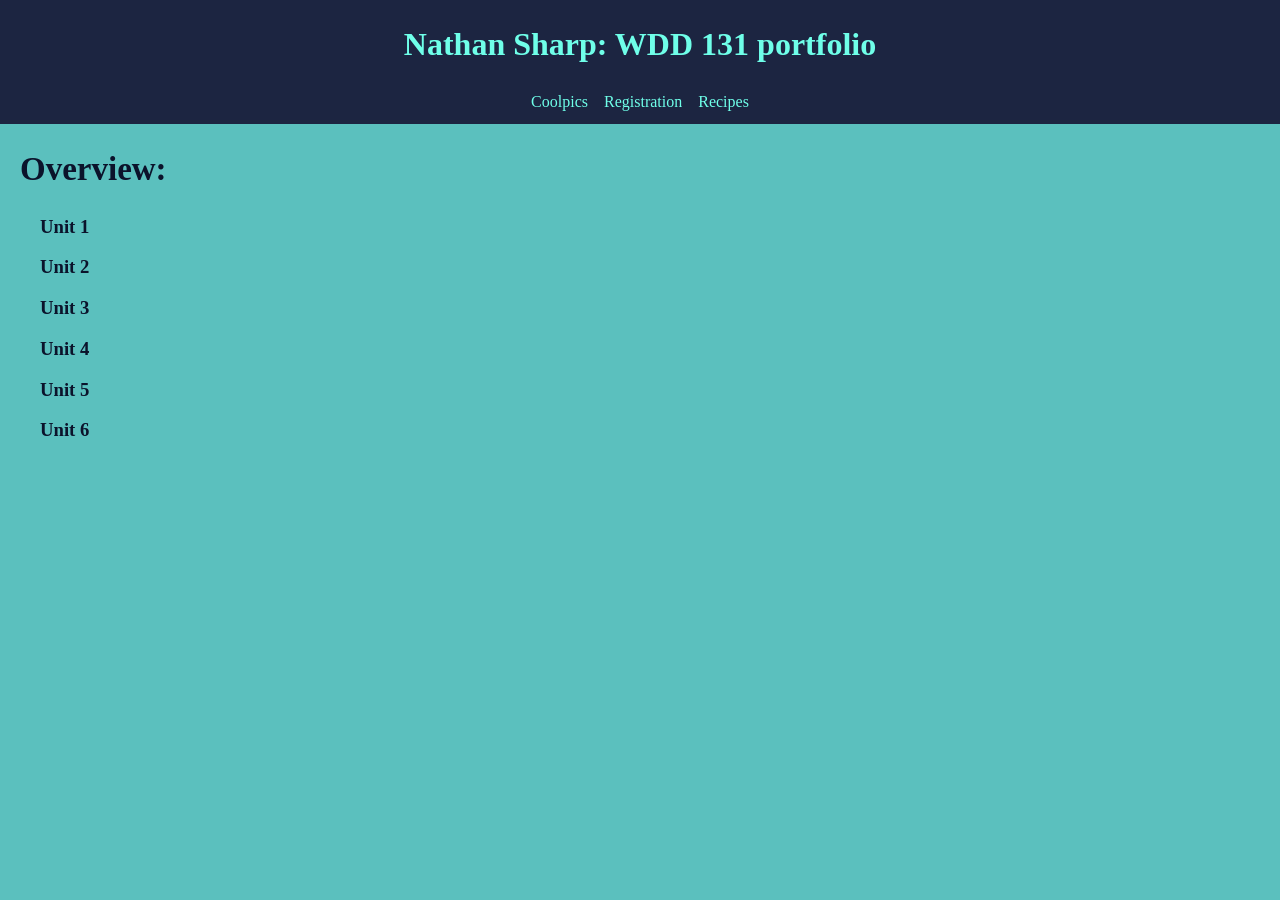
<file: index.html>
<!DOCTYPE html>
<html lang="en">
<head>
    <meta charset="UTF-8">
    <meta name="viewport" content="width=device-width, initial-scale=1.0">
    <meta name="Author" content="Nathan Sharp">
    <meta name="desription" content="This will be where I make my portfolio for WDD130.">
    <link rel="icon" href="logo.png">
    <link rel="apple-touch-icon" href="logo.png">
    <link rel="stylesheet" href="style.css">
    <title>131 Portfolio</title>
    <!-- Public Page Link: https://technovore01101110.github.io/WDD-131/ -->
</head>
<body>
    <header>
        <h1>Nathan Sharp: WDD 131 portfolio</h1>
        <nav>
            <a href="coolpics/index.html">Coolpics</a>
            <a href="register/Camp_Registration.html">Registration</a>
            <a href="recipes/index.html">Recipes</a>
        </nav>
    </header>
    <main>
        <h2>Overview:</h2>
        <section>
            <h3>Unit 1</h3>
            <div class="desription">
                <p>

                </p>
            </div>
        </section>
        <section>
            <h3>Unit 2</h3>
            <div class="desription">
                <p>

                </p>
            </div>
        </section>
        <section>
            <h3>Unit 3</h3>
            <div class="desription">
                <p>

                </p>
            </div>
        </section>
        <section>
            <h3>Unit 4</h3>
            <div class="desription">
                <p>

                </p>
            </div>
        </section>
        <section>
            <h3>Unit 5</h3>
            <div class="desription">
                <p>

                </p>
            </div>
        </section>
        <section>
            <h3>Unit 6</h3>
            <div class="desription">
                <p>
                    
                </p>
            </div>
        </section>
    </main>
    <footer>
        
    </footer>
</body>
</html>
</file>
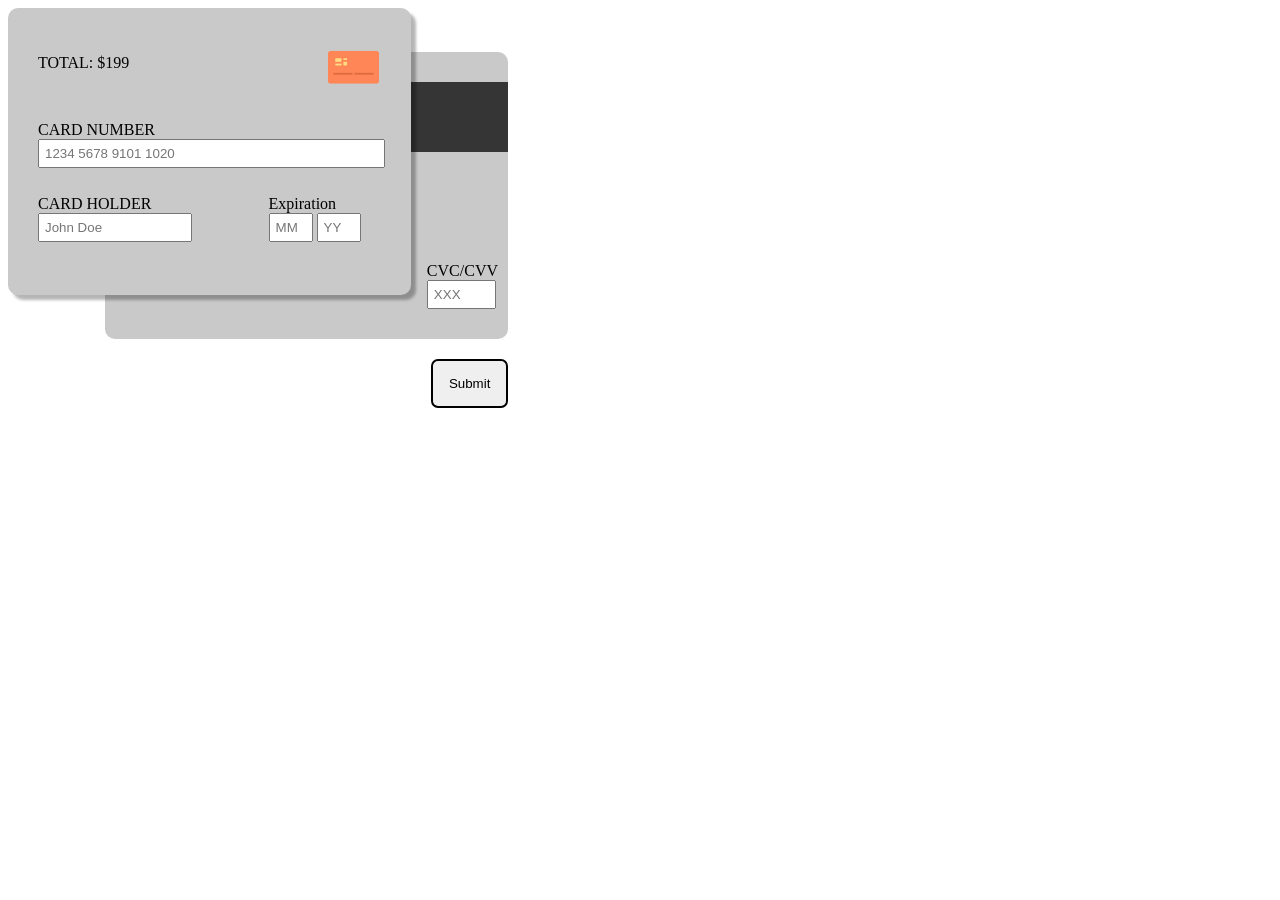
<file: creditcard/index.html>
<!DOCTYPE html>
<html lang="en">
<head>
    <meta name="author" content="Nathan Sharp">
    <meta name="description" content="It is a credit card checker for your checkout.">
    <meta charset="UTF-8">
    <meta name="viewport" content="width=device-width, initial-scale=1.0">
    <link rel="stylesheet" href="creditcard.css">
    <link rel="icon" href="../logo.png">
    <title>Credit Card</title>
</head>
<body>
    <form id="cardForm" action="">
        <div id="frontCard">
            <p id="total">TOTAL: $199</p>
            <img
            alt="credit card image"
            class="card-image"
            src="[data-uri]"
            height="55px">            
            
            <div id="cardNumberContainer">
                <label for="cardNumber">CARD NUMBER</label>
                <input 
                type="text"
                name="cardNumber"
                pattern="[0-9]{16}"
                placeholder="1234 5678 9101 1020"
                required
                />
            </div>

            <div id="cardHolderContainer">
                <label for="cardHolder">CARD HOLDER</label>
                <input 
                type="text" 
                name="cardHolder"
                placeholder="John Doe"
                required
                />
            </div>

            <div id="expirationContainer">
                <label for="expiration">Expiration</label>
                <input type="text" 
                name="expirationMonth"
                placeholder="MM"
                required
                />

                <input type="text" 
                name="expirationYear"
                placeholder="YY"
                required
                />
            </div>
        </div>
        <div id="backCard">
            <div id="cardLine"></div>
            <div id="cvcCvvContainer">
                <label for="cvcCvv">CVC/CVV</label>
                <input 
                type="text"
                name="cvcCvv"
                pattern="[0-9]{3}"
                placeholder="XXX"
                required
                />
            </div>
        </div>
        <button id="submitButton" type="submit">Submit</button>
    </form>
</body>
</html>
</file>
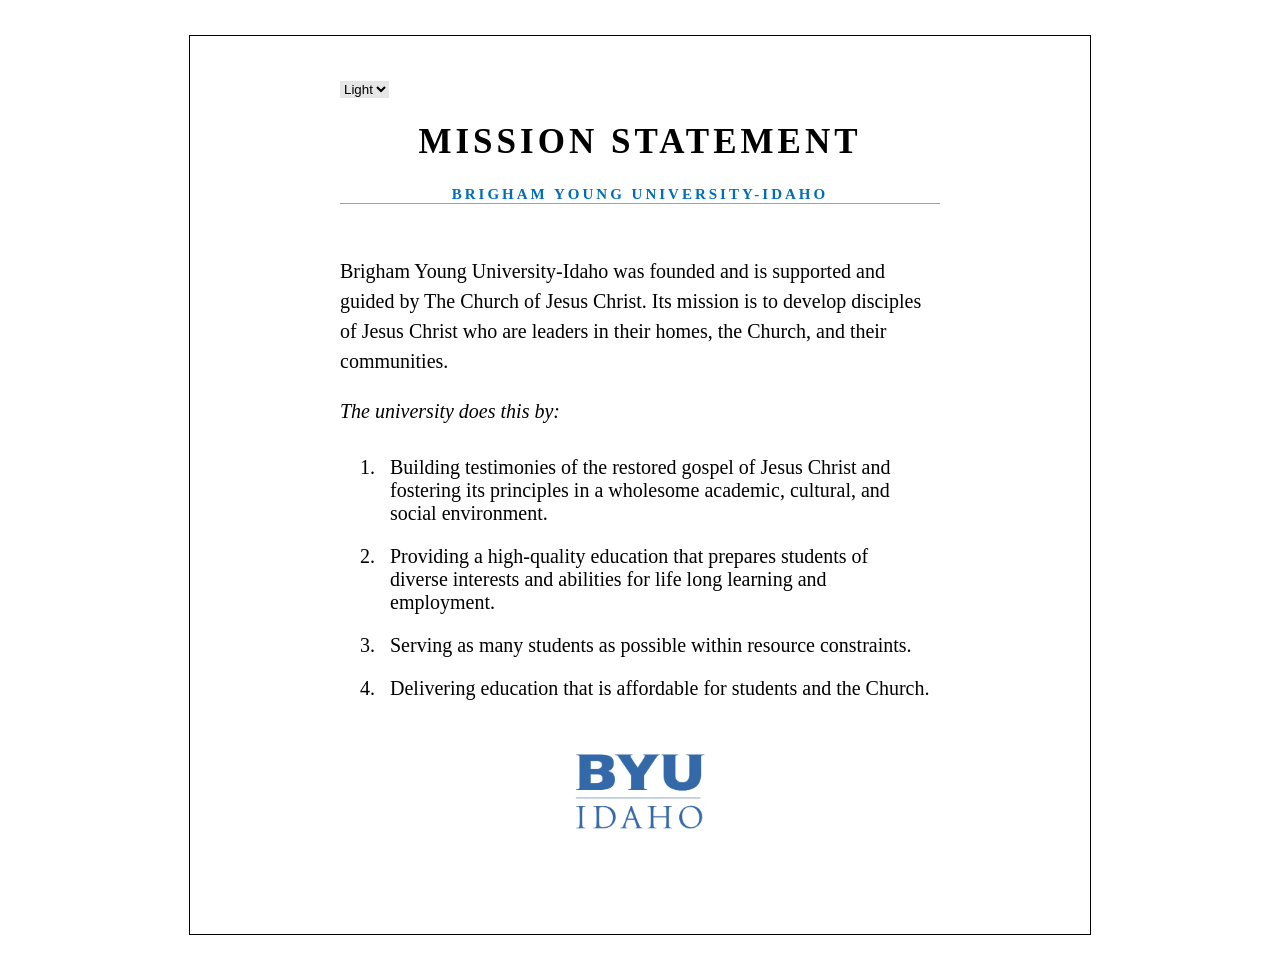
<file: mission/index.html>
<!DOCTYPE html>
<html lang="en">
<head>
    <title>BYUI's Mission</title>
    <link rel="icon" href="images/byui-logo_blue.webp">
    <meta charset="UTF-8">
    <meta name="viewport" content="width=device-width, initial-scale=1.0">
    <meta name="author" content="Nathan Sharp">
    <meta name="description" content="This is the goal of Brigham Young University-Idaho">
    <link rel="stylesheet" href="styles.css">
    <script src="mission.js" defer></script>
    <!-- Public Link: https://technovore01101110.github.io/WDD-131/mission/ -->
</head>
<body>
    <div class="content">
        <select name="Color Theme" id="pageTheme">
            <option value="light">Light</option>
            <option value="dark">Dark</option>
        </select>
        <header class="header">
            <h1>
                Mission Statement
            </h1>
            <h2>
                Brigham Young University-Idaho
            </h2>
        </header>
        <main>
            <p>
                Brigham Young University-Idaho was founded and is supported and guided by The Church of Jesus Christ.
                Its mission is to develop disciples of Jesus Christ who are leaders in their homes, the Church, and 
                their communities.
            </p>
            <p>
                <i>
                    The university does this by:
                </i>
            </p>
            <ol class="does-list">
                <li>
                    Building testimonies of the restored gospel of Jesus Christ and fostering its principles in a wholesome academic, 
                    cultural, and social environment.
                </li>
                <li>
                    Providing a high-quality education that prepares students of diverse interests and abilities for life long 
                    learning and employment.
                </li>
                <li>
                    Serving as many students as possible within resource constraints.
                </li>
                <li>
                    Delivering education that is affordable for students and the Church.
                </li>
            </ol>
        </main>
        <footer>
            <img src="images/byui-logo_blue.webp" alt="BYUI Logo" class="logo">
        </footer>
    </div>
</body>
</html>
</file>
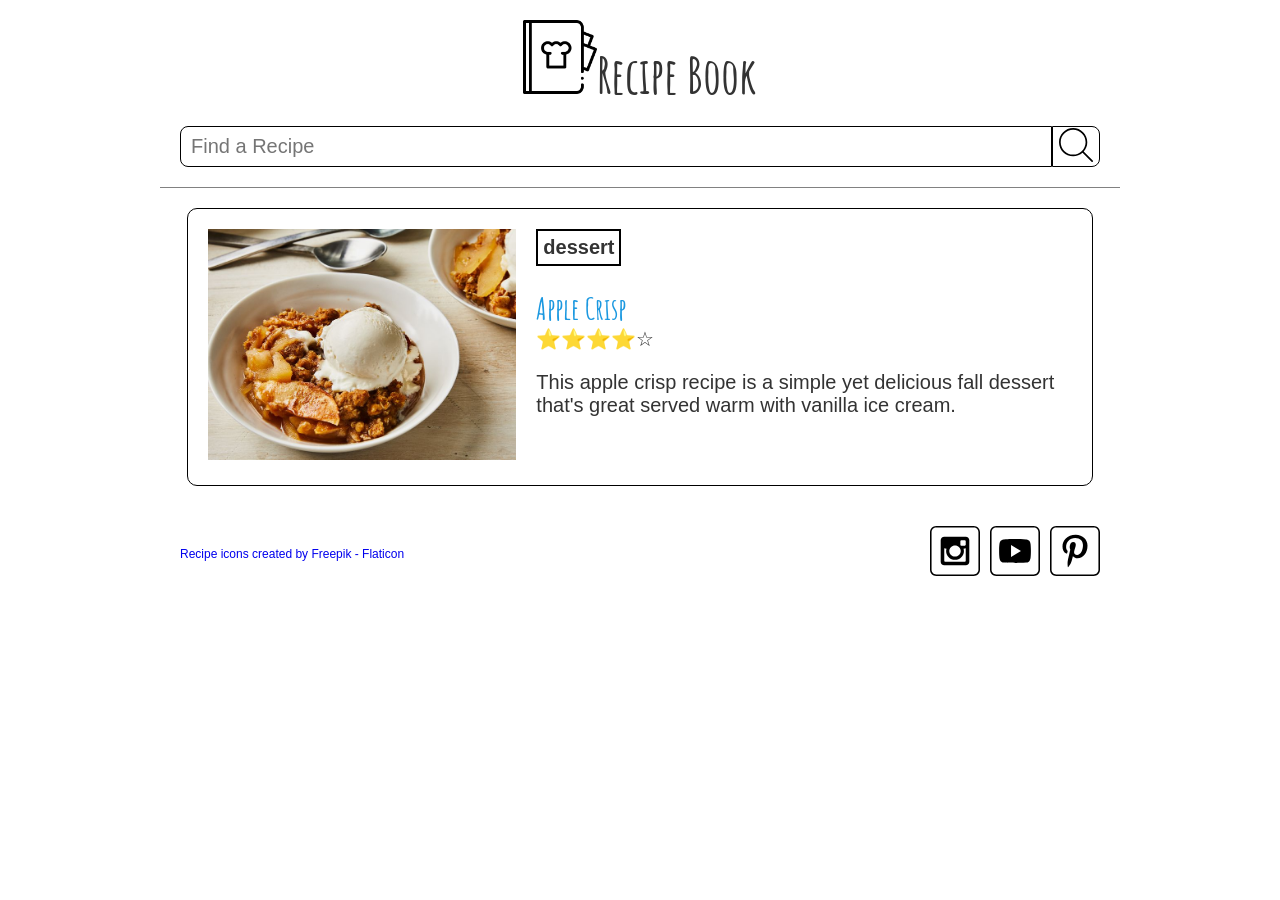
<file: recipes/index.html>
<!DOCTYPE html>
<html lang="en">
<head>
    <meta charset="UTF-8">
    <meta name="viewport" content="width=device-width, initial-scale=1.0">
    <meta name="author" content="Nathan Sharp">
    <meta name="description" content="This website has many Delicious recipes.">
    <meta property="og:title" content="Recipe Book">
    <meta property="og:type" content="website" />
    <meta property="og:description" content="This website has many Delicious recipes.">
    <meta property="og:image" content="https://technovore01101110.github.io/WDD-131/recipes/images/recipe-book.png">
    <meta property="og:url" content="https://technovore01101110.github.io/WDD-131/recipes">
    <meta name="twitter:card" content="https://technovore01101110.github.io/WDD-131/recipes/images/recipe-book.png">
    <link rel="stylesheet" href="recipes.css">
    <script src="recipes.js" type="module"></script>
    <link rel="icon" href="../logo.png">
    <title>Recipes</title>
</head>
<body>
    <header>
        <div id="header_content">
            <img src="images/recipe-book.png" alt="recipe book">
            <h1>Recipe Book</h1>
        </div>
        <form action="">
            <input id="search" name="search" type="text" placeholder="Find a Recipe">
            <button id="search-button"><img src="images/search.svg" alt="search button"></button>
        </form>
    </header>
    <main id="content">
    </main>
    <footer>
        <div class="social">
            <!-- Social media icons provided under CC from https://www.iconfinder.com/AlfredoCreates  -->
            <a href="#"><img src="images/instagram_icon.svg" alt="instagram icon"></a>
            <a href="#"><img src="images/youtube_icon.svg" alt="youtube icon"></a>
            <a href="#"><img src="images/pinterest_icon.svg" alt="pinterest icon"></a>
        </div>
        <a href="https://www.flaticon.com/free-icons/recipe" title="recipe icons">Recipe icons created by Freepik - Flaticon</a>
    </footer>
</body>
</html>
</file>
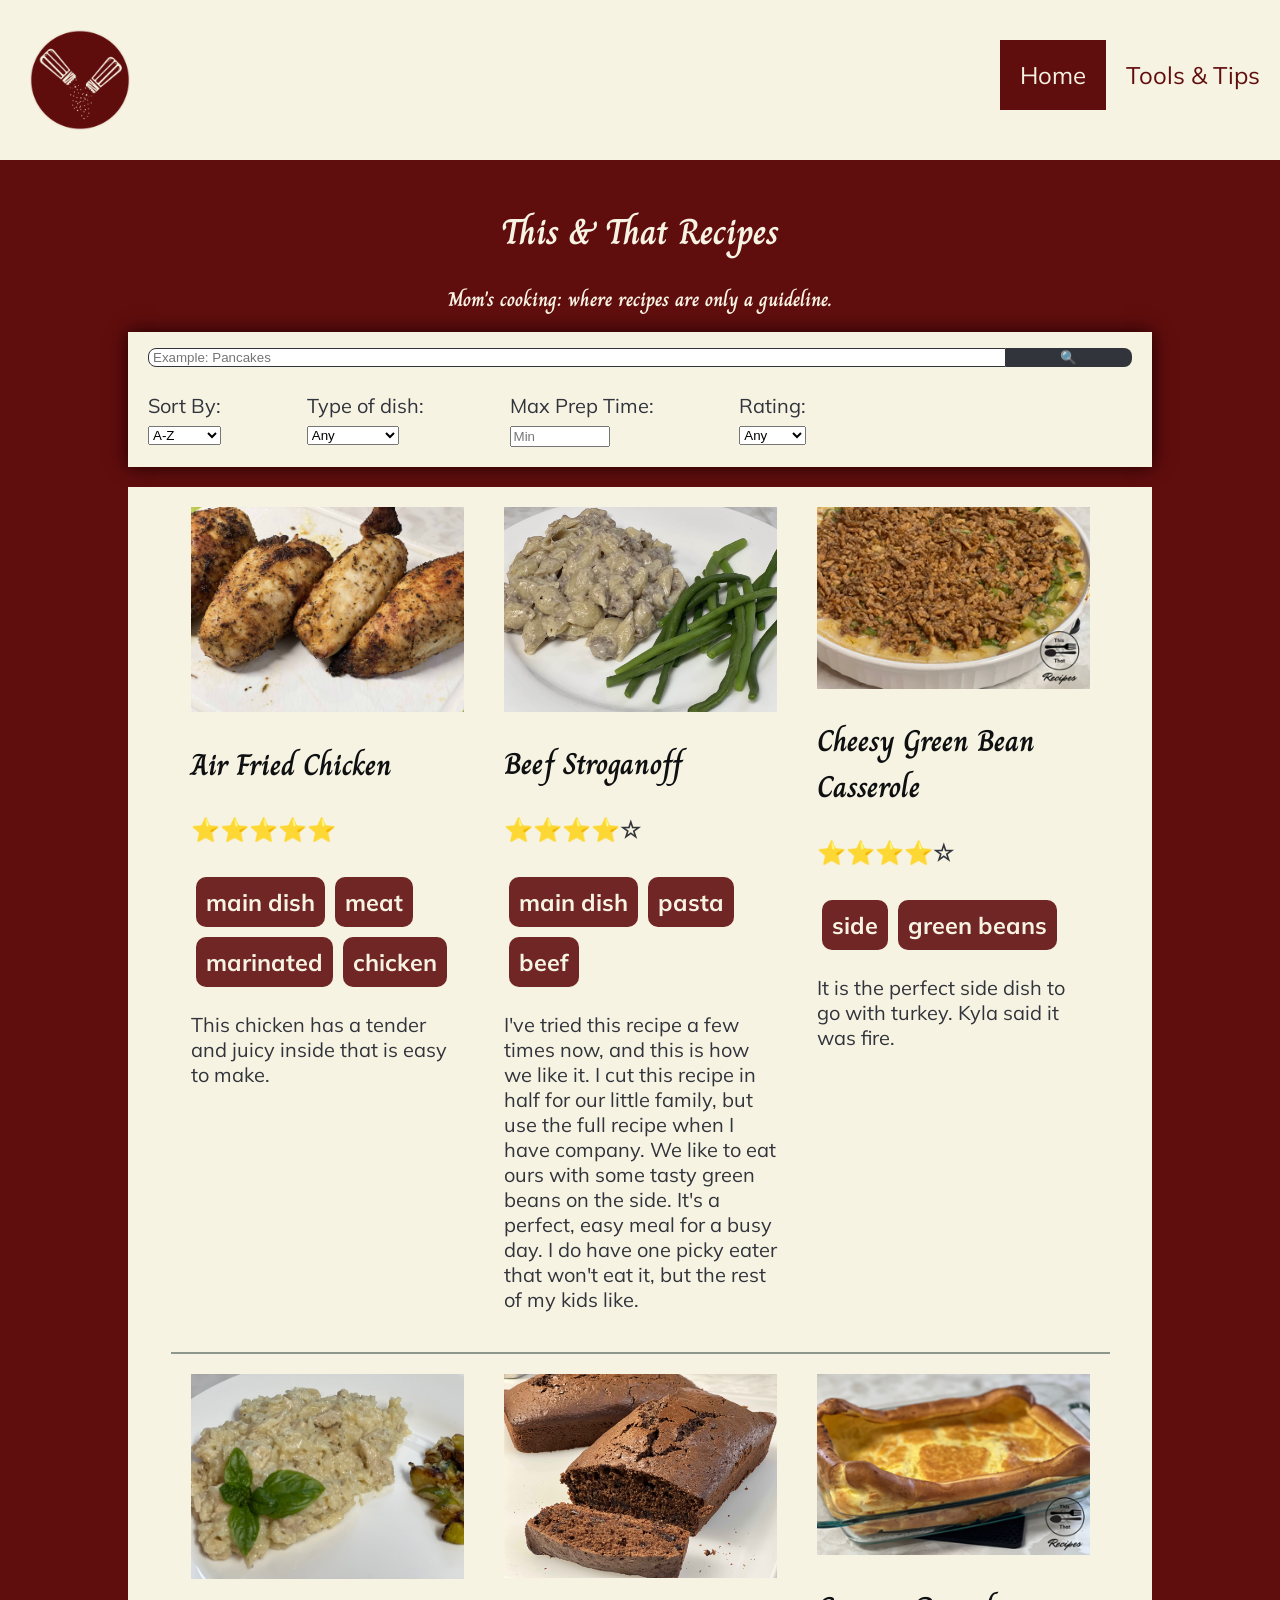
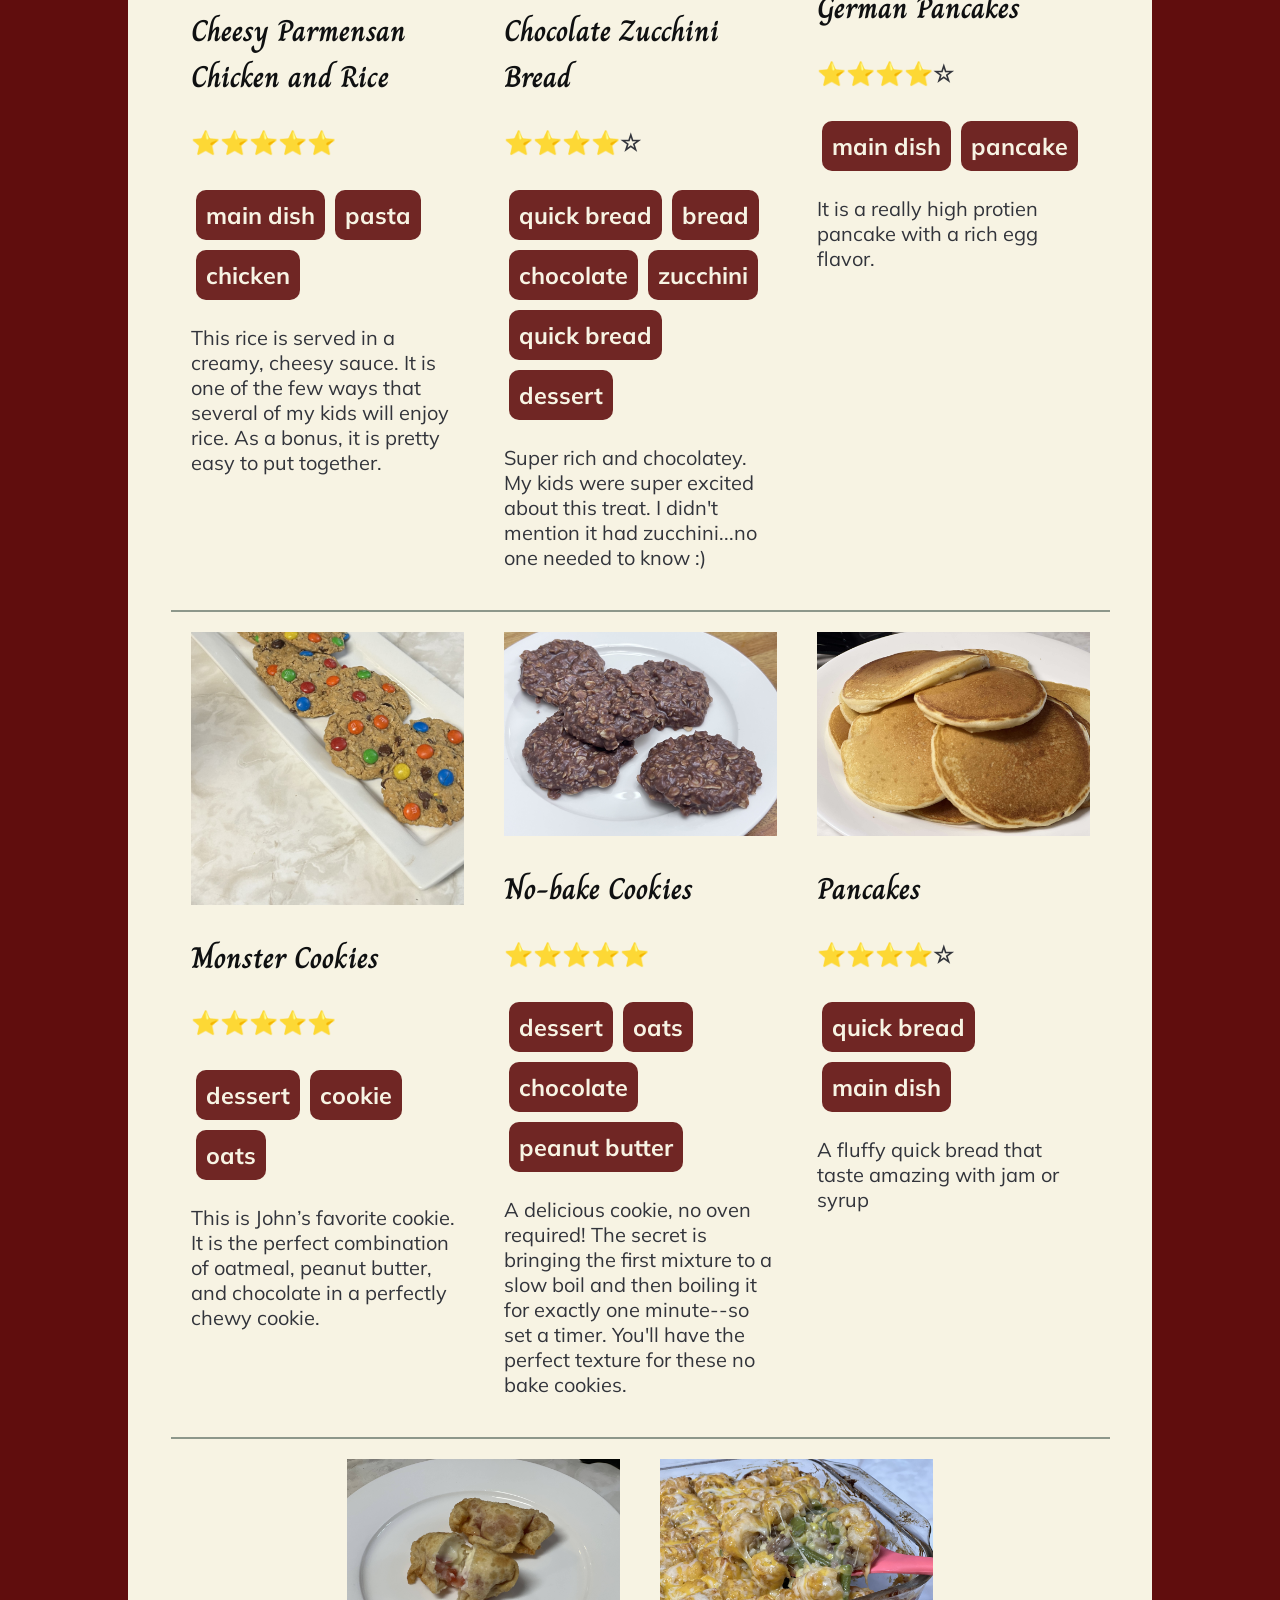
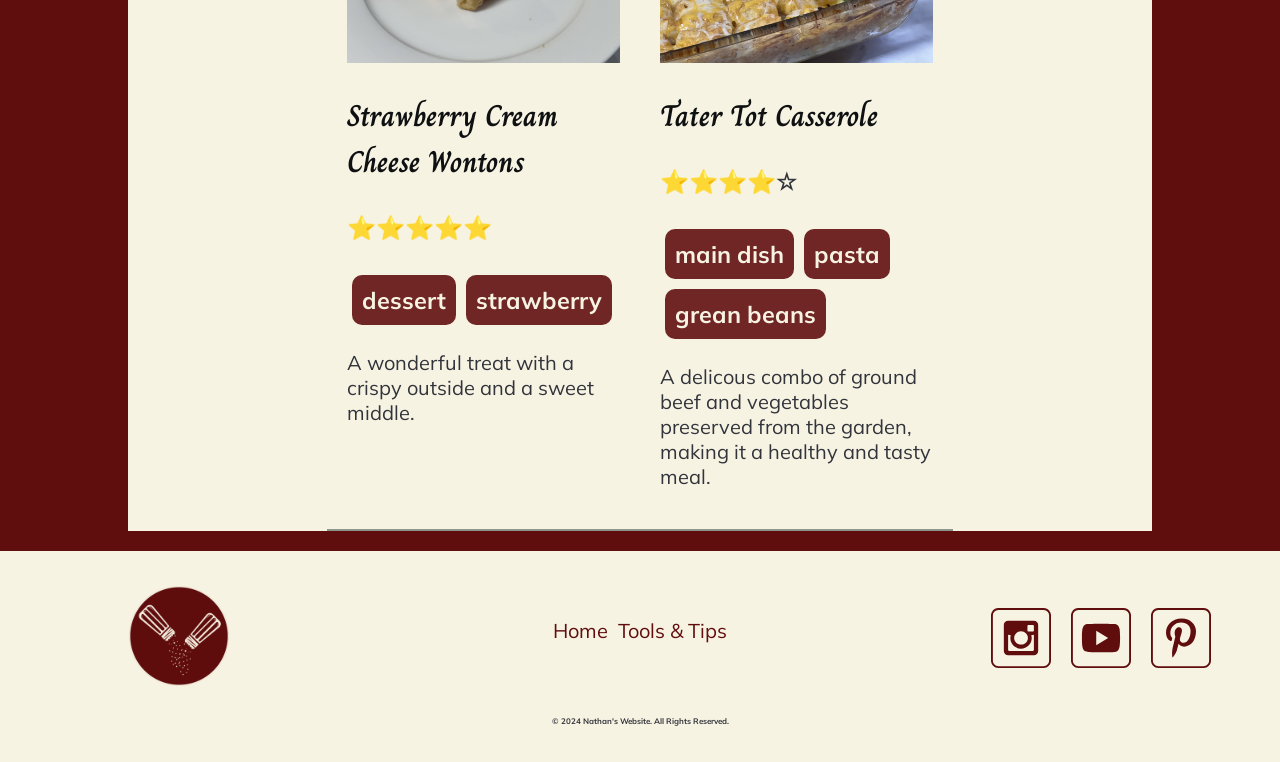
<file: this-and-that-recipes/index.html>
<!DOCTYPE html>
<html lang="en">
    <head>
        <meta charset="UTF-8">
        <meta name="author" content="Nathan Sharp">
        <meta name="description" content="A recipe site full of family favorites.">
        <meta name="viewport" content="width=device-width, initial-scale=1.0">
        <meta name="apple-mobile-web-app-capable" content="yes">
        <title>This & That Recipes</title>
        <link rel="icon" href="./images/logo.png">
        <link rel="apple-touch-icon" href="./images/logo.png">
        <script src="./main.js" type="module"></script>
        <link rel="stylesheet" href="styles/style.css">
    </head>
    <body>
    <header>
        <img class="logo" src="images/logo.png" alt="">
        <nav>
            <a href="#" class="currentPage">Home</a>
            <a href="tips-and-tools.html" target="_self">Tools & Tips</a>
        </nav>
    </header>
    <main>
        <div id="banner">
            <h1>This & That Recipes</h1>
            <h2>Mom's cooking: where recipes are only a guideline.</h2>
        </div>
        <form id="search">
            <input type="text" name="searchbar" id="searchBar" value='' placeholder="Example: Pancakes">
            <button id="searchButton" type="submit">🔍</button>
            <button class="filterButton">Filter</button>
            <div class="filters hide">
                <div class="filter">
                    <label for="sort">Sort By:</label>
                    <select name="sort" id="sort">
                        <option value="aToz">A-Z</option>
                        <option value="time">Time</option>
                    </select>
                </div>
                <div class="filter">    
                    <label for="type">Type of dish:</label>
                    <select name="type" id="type">
                        <option value="any">Any</option>
                        <option value="main dish">Main</option>
                        <option value="side">Side</option>
                        <option value="drink">Drink</option>
                        <option value="dessert">Dessert</option>
                    </select>
                </div>
                <div class="filter">
                    <label for="time">Max Prep Time:</label>
                    <input type="text" name="time" value="" placeholder="Min" id="time">
                </div>
                <div class="filter">
                    <label for="rating">Rating:</label>
                    <select name="rating" id="rating">
                        <option value="any">Any</option>
                        <option value="1">1&up</option>
                        <option value="2">2&up</option>
                        <option value="3">3&up</option>
                        <option value="4">4&up</option>
                        <option value="5">5&up</option>
                    </select>
                </div>
            </div>
        </form>
        <section id="recipes">
            <!-- Javasript adds the articles in. -->
        </section>
    </main>
    <footer>
        <img class="logo-bottom" src="./images/logo.png" alt="">
        <div class="bottom-nav">
            <a href="#">Home</a>
            <a href="./tips-and-tools.html">Tools & Tips</a>
        </div>
        <div class="social">
            <!-- Social media icons provided under CC from https://www.iconfinder.com/AlfredoCreates  -->
            <a href="#"><img src="images/instagram_icon.svg" alt="instagram icon"></a>
            <a href="#"><img src="images/youtube_icon.svg" alt="youtube icon"></a>
            <a href="#"><img src="images/pinterest_icon.svg" alt="pinterest icon"></a>
        </div>
        <h4>© 2024 Nathan's Website. All Rights Reserved.</h4>
    </footer>
</body>
</html>
</file>
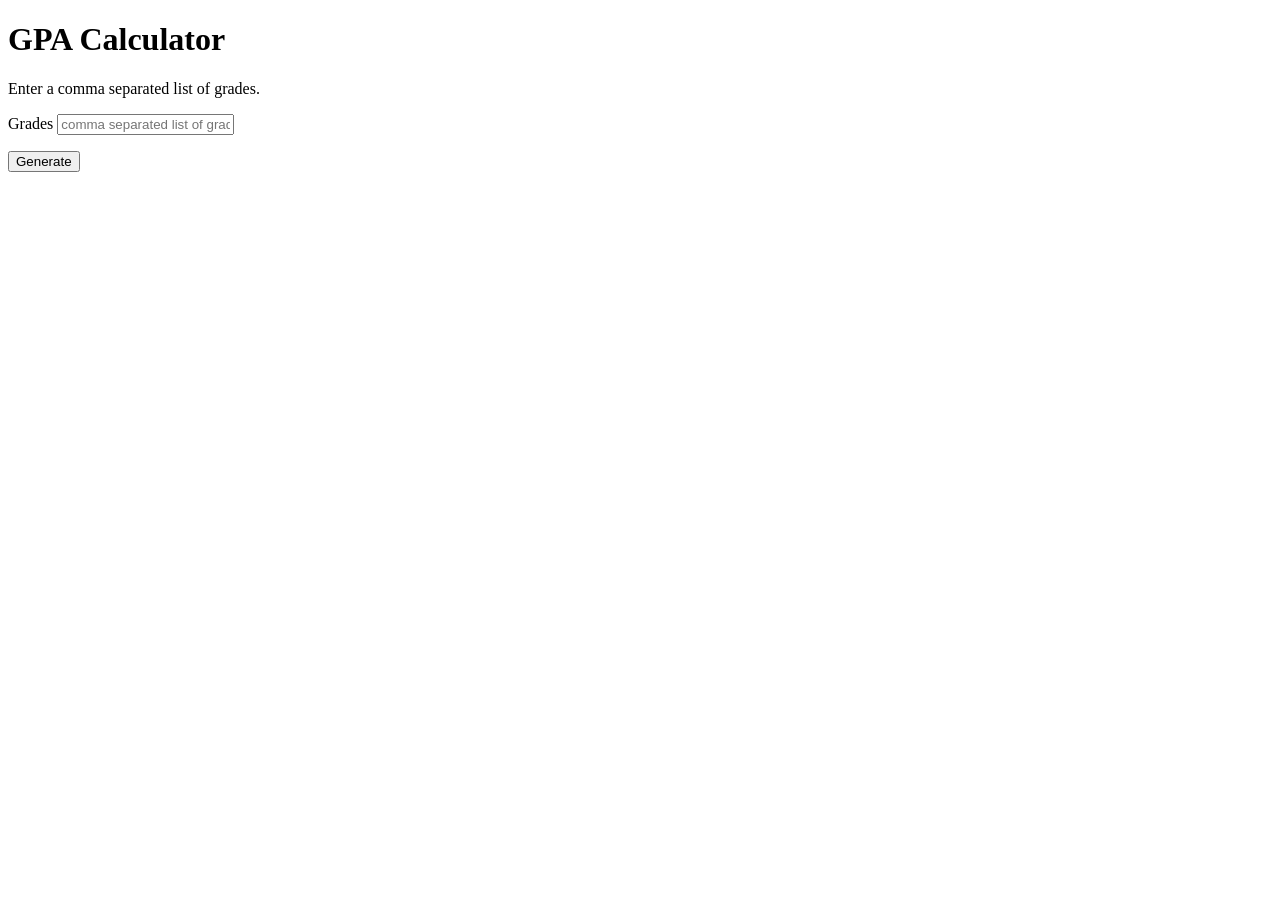
<file: gpa.html>
<!DOCTYPE html>
<html lang="en">
<head>
    <meta charset="UTF-8">
    <meta name="viewport" content="width=device-width, initial-scale=1.0">
    <title>GPA Calculator</title>
    <script src="gpa.js" defer></script>
</head>
<body>
    <h1>GPA Calculator</h1>
    <p>Enter a comma separated list of grades.</p>
    <p>
        <label for="grades">Grades</label>
        <input type="text" id="grades" placeholder="comma separated list of grades" />
    </p>
    <button id="submitButton">Generate</button>
    <p id="output"></p>
</body>
</html>
</file>
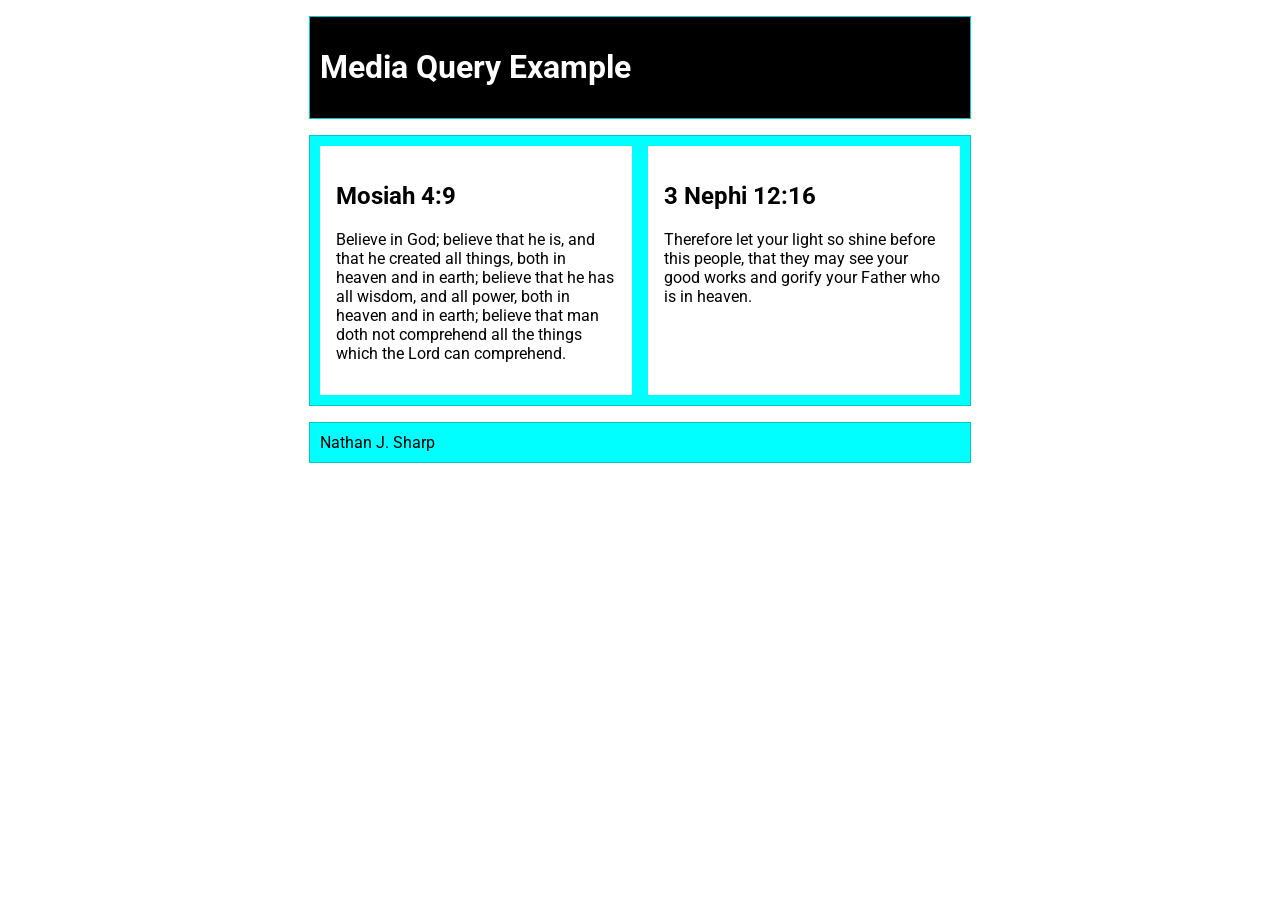
<file: media-query.html>
<!DOCTYPE html>
<html lang="en">
<head>
    <meta charset="UTF-8">
    <meta name="viewport" content="width=device-width, initial-scale=1.0">
    <title>Media-Query</title>
    <!-- Font -->
    <link rel="preconnect" href="https://fonts.googleapis.com">
    <link rel="preconnect" href="https://fonts.gstatic.com" crossorigin>
    <link href="https://fonts.googleapis.com/css2?family=Roboto:ital,wght@0,100;0,300;0,400;
    0,500;0,700;0,900;1,100;1,300;1,400;1,500;1,700;1,900&display=swap" rel="stylesheet">

    <link rel="stylesheet" href="">
    <link rel="stylesheet" href="media-query.css">
</head>
<body>
    <header>
        <h1>Media Query Example</h1>
    </header>
    <main>
        <section>
            <h2>Mosiah 4:9</h2>
            <p>
                Believe in God; believe that he is, and that he created all things, both 
                in heaven and in earth; believe that he has all wisdom, and all power, both in 
                heaven and in earth; believe that man doth not comprehend all the things which 
                the Lord can comprehend.
            </p>
        </section>
        <section>
            <h2>3 Nephi 12:16</h2>
            <p>
                Therefore let your light so shine before this people, that they may see your
                good works and gorify your Father who is in heaven.
            </p>
        </section>
    </main>
    <footer>
        Nathan J. Sharp
    </footer>
</body>
</html>
</file>
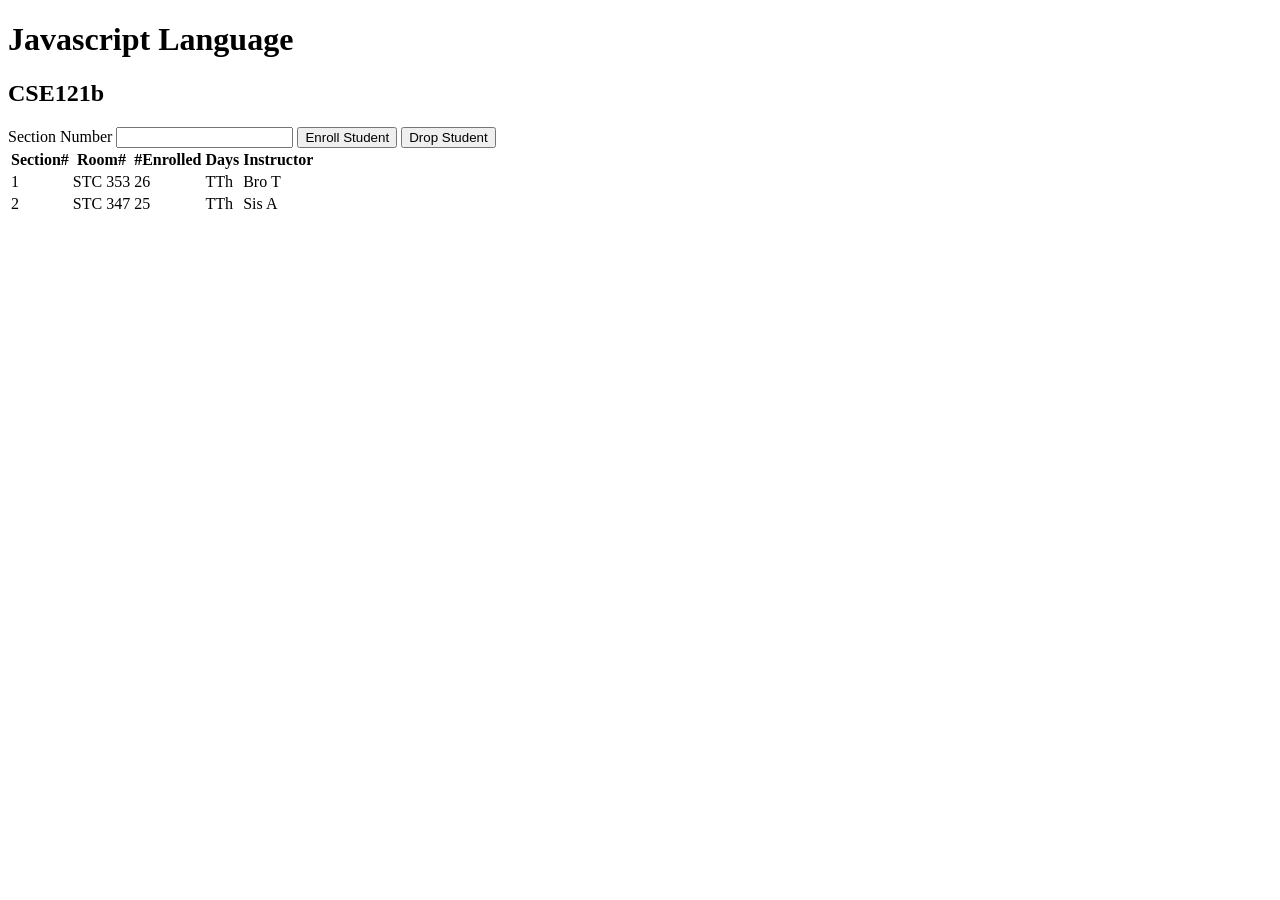
<file: modules.html>
<!-- modules.html -->
<!DOCTYPE html>
<html lang="en">
  <head>
    <meta charset="UTF-8" />
    <meta http-equiv="X-UA-Compatible" content="IE=edge" />
    <meta name="viewport" content="width=device-width, initial-scale=1.0" />
    <title>Courses and sections</title>
    <script src="modules.js" type="module"></script>
  </head>
  <body>
    <h1 id="courseName"></h1>
    <h2 id="courseCode"></h2>
    <label for="sectionNumber">Section Number</label>
    <input id="sectionNumber" />
    <button id="enrollStudent">Enroll Student</button>
    <button id="dropStudent">Drop Student</button>

    <table>
      <thead>
        <tr>
          <th>Section#</th>
          <th>Room#</th>
          <th>#Enrolled</th>
          <th>Days</th>
          <th>Instructor</th>
        </tr>
      </thead>
      <tbody id="sections"></tbody>
    </table>
  </body>
</html>
</file>
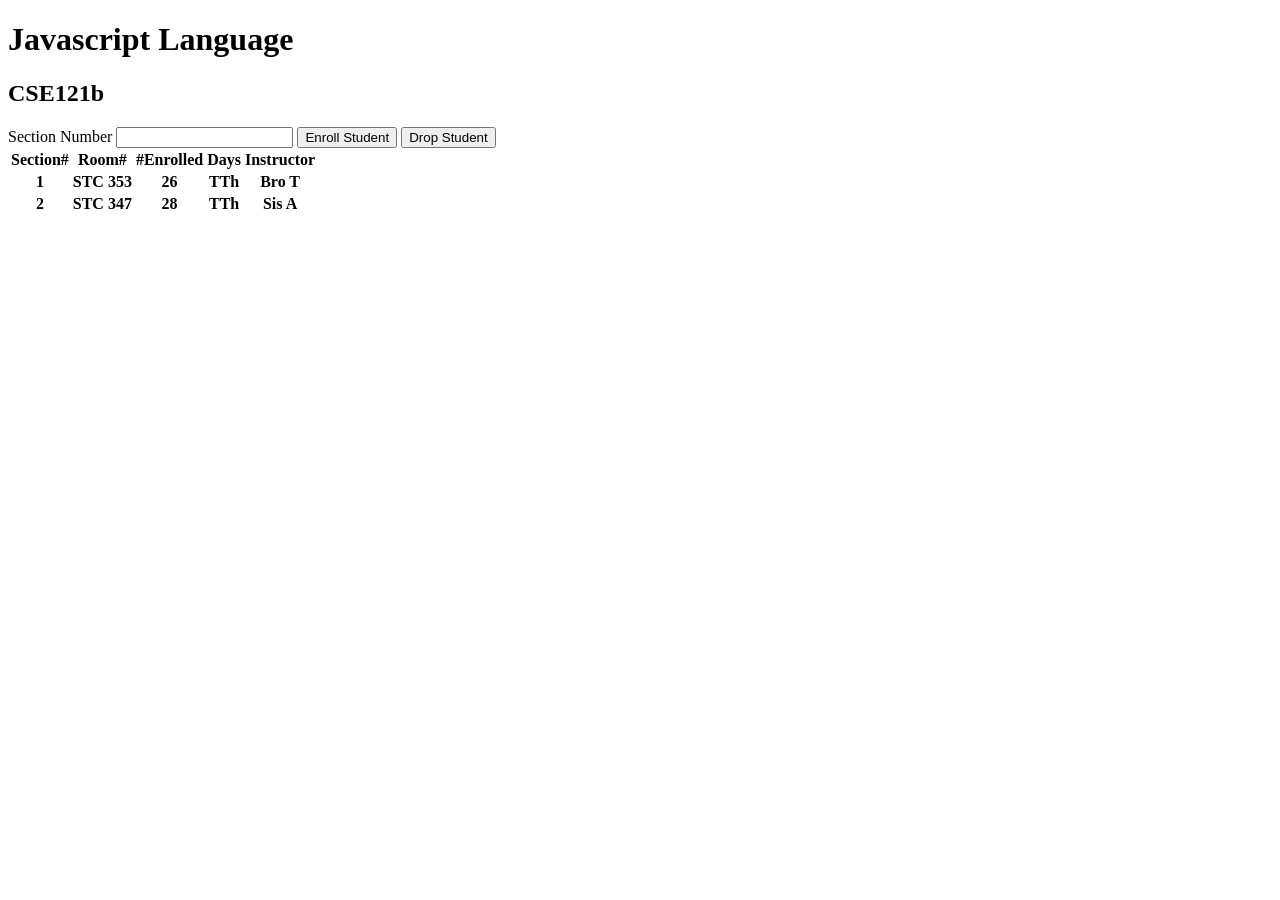
<file: objects.html>
<!DOCTYPE html>
<html lang="en">
  <head>
    <meta charset="UTF-8" />
    <meta http-equiv="X-UA-Compatible" content="IE=edge" />
    <meta name="viewport" content="width=device-width, initial-scale=1.0" />
    <title>Courses and sections</title>
    <script src="objects.js" defer></script>
  </head>
  <body>
    <h1 id="courseName"></h1>
    <h2 id="courseCode"></h2>
    <label for="sectionNumber">Section Number</label>
    <input id="sectionNumber" />
    <button id="enrollStudent">Enroll Student</button>
    <button id="dropStudent">Drop Student</button>

    <table>
      <thead>
        <tr>
          <th>Section#</th>
          <th>Room#</th>
          <th>#Enrolled</th>
          <th>Days</th>
          <th>Instructor</th>
        </tr>
      </thead>
      <tbody id="sections"></tbody>
    </table>
  </body>
</html>
</file>
<file: style.css>
:root{
    /* CSS HEX */
--oxford-blue: #0b132bff;
--space-cadet: #1c2541ff;
--yinmn-blue: #3a506bff;
--verdigris: #5bc0beff;
--fluorescent-cyan: #6fffe9ff;
}

body{
    margin: 0px;
    background-color: var(--verdigris);
}

h1{
    color: var(--fluorescent-cyan);
}

h2{
 font-size: 33px;
}

h2, h3{
    color: var(--oxford-blue);
}

header{
    padding: 5px;
    text-align: center;
    background-color: var(--space-cadet);
}

nav{
    display: flex;
    justify-content: center;
}

nav a{
    padding: 8px;
    color: var(--fluorescent-cyan);
    text-decoration: none;
}

main{
    margin-left: 20px;
}

section {
    margin-left: 20px;
}
</file>
<file: creditcard/creditcard.css>
label{
    display: block;
}

input{
    padding: 5px;
}

#cardForm{
    width: 500px;
    height: 400px;
    justify-self: left;
    display: grid;
    grid-template-columns: 1fr 4fr 1fr;
    grid-template-rows: 0.5fr 5fr 0.5fr 1fr;
    gap: 20px;
}

/* front card */
#frontCard{
    z-index: 1;
    grid-column: 1/3;
    grid-row: 1/3;
    background-color: rgb(201, 201, 201);
    box-shadow: 5px 5px 3px rgba(0, 0, 0, 0.289);
    border-radius: 10px;
    display: grid;
    padding: 30px;
    grid-template-columns: 2fr 1fr;
    gap: 5px;

}

.card-image{
    justify-self: right;
}

#cardNumberContainer{
    grid-column: 1/3;
}

#cardNumberContainer input{
    width: 333px;
}

#cardHolderContainer input{
    width: 140px;
}

#expirationContainer input{
    width: 30px;
}


/* back card */
#backCard{
    background-color: rgb(201, 201, 201);
    grid-column: 2/4;
    grid-row: 2/4;
    border-radius: 10px;
    padding-top: 20px;
    display: grid;
    grid-template-columns: 3fr 0.5fr;
}

#cardLine{
    width: 100%;
    height: 70px;
    margin-top: 10px;
    grid-column: 1/3;
    background-color: rgb(53, 53, 53);
}

#cvcCvvContainer{
    grid-column: 2/3;
    margin-top: 80px;
    padding-right: 10px;
}

#cvcCvvContainer input{
    width: 55px;
}

/* Submit button */
#submitButton{
    grid-column: 3/4;
    grid-row: 4/5;
    border: 2px solid black;
    border-radius: 7px;
}
</file>
<file: mission/styles.css>
.content{
    font-size: 20px;
    font-family: 'Times New Roman', Times, serif;
    color: #006EB6;
    max-width: 600px;
    margin: 35px auto 35px auto;
    padding: 40px 150px 100px 150px;
    border: black 1px solid;
}

#pageTheme{
    background-color: rgb(230 230 230);
    border: none;
}

main{
    padding-bottom: 20px;
}

.header{
    text-align: center;
    text-transform: uppercase;
    padding-bottom: 20px;
}

.header h1{
    font-size: 35px;
    color: black;
    letter-spacing: 4px;
}

.header h2{
    font-size: 15px;
    letter-spacing: 3px;
    border-bottom: rgb(162, 162, 162) 0.5px solid;
}

p{
    line-height: 30px;
    text-align: left;
    color: black;
}

.does-list{
    color: black;
    
}

ol li{
    padding: 10px;
}

footer{
    display: flex;
    width: 600px;
}

.logo{
    margin-left: auto;
    margin-right: auto;
    width: 150px;
}


/* Dark Theme */

.dark{
    background-color: #333;
    color: white;

}

.dark p{
    color: white;
}

.dark .content{
    border: white 1px solid;
}

.dark header h1{
    color: white;
} 

.dark header h2{
    color: #a5dbff;
}

.dark .does-list{
    color: white;
}
</file>
<file: recipes/recipes.css>
@import url('https://fonts.googleapis.com/css2?family=Amatic+SC:wght@400;700&family=Lora:ital,wght@0,400..700;1,400..700&display=swap');
 :root {
 --primary-color: #1B98E0;
 --secondary-color: #59c3c3;
 --text-dark: #333;
 --text-light: #ebebeb;
 --primary-font: Arial, Helvetica,sans-serif;
 --secondary-font: "Amatic SC";
 }

body{
    width: 100%;
    max-width: 1000px;
    margin: 0 auto;
    font-family: var(--primary-font);
    font-size: 20px;
    color: var(--text-dark);
}

h1,h2,h3{
    font-family: var(--secondary-font);
}

 img {
	max-width: 100%;
}

header{
    width: 100%;
    border-bottom: #818181 solid 1px;
}

#header_content{
    display: flex;
    flex-direction: row;
    justify-content: center;
    align-items: flex-end;
    padding: 20px;
}

h1{
    font-size: 2.5em;
    margin: 0px;
}

#header_content > img{
    width: 74px;
    object-fit: contain;
    margin-bottom: 12px;
}

form{
    display: flex;
    justify-content: center;
    margin: 0 20px 20px 20px;
}

form > input{
    padding-left: 10px;
    border-radius: 8px 0 0 8px;
    border: 1px solid black;
    width: 100%;
    font-size: 1em;
}

#search-button{
    width: 50px;
    background-color: white;
    border-radius: 0 8px 8px 0;
    border: 1px solid black;

}

/* Main Section */

.recipe-container{
    margin: 20px auto 20px auto;
    display: flex;
    flex-direction: column;
    width: 70%;
    padding: 20px;
    padding-bottom: 50px;
    border: 1px solid black;
    border-radius: 10px;
}

#recipe_content > .tags{
    display: flex;
    flex-flow: row wrap;
    gap: 10px;
}

#recipe_content > .tags > h2{
    color: #333;
    padding: 5px;
    border: 2px solid black;
    margin: 0px;
    font-family: var(--primary-font);
    font-size: 1em;
}

#recipe_content> h2{
    margin-bottom: 0px;
    color: var(--primary-color);
}

#recipe_content > p{
    display: none;
}

footer{
    display: flex;
    flex-direction: column;
    align-items: center;
}

footer > a:nth-child(2){
    width: 100%;
    font-size: 0.6em;
    text-align: center;
    text-decoration: none;
}

.social{
    display: flex;
    justify-content: center;
    gap: 10px;
}

.social > a{
    width: 50px;
}

@media (min-width: 600px) {

    .recipe-container{
        width: 90%;
        flex-direction: row;
        padding-bottom: 20px;
    }

    #recipe_image > img{
        max-height: 350px;
    }

    #recipe_content{
        padding-left: 20px;
        max-width: 62%;
    }

    footer{
        padding: 20px;
        flex-direction: row-reverse;
        justify-content: flex-end;
    }

    footer > a:nth-child(2){
        text-align: left;
    }

    #recipe_content > p{
        display: block;
    }
}

@media (min-width: 960px) {
    body{
        max-width: 960px;
    }
}
</file>
<file: this-and-that-recipes/styles/style.css>
@import url('https://fonts.googleapis.com/css2?family=Charm:wght@400;700&family=Mulish:ital,wght@0,200..1000;1,200..1000&display=swap');
:root{
    --primary-color: #600D0D;
    --secondary-color:#F7F3E3;
    --accent1-color: #32343B;
    --accent2-color: #0F1011;
    --heading-font: "Charm", cursive;
    --paragraph-font: "Mulish", cursive;
}

body{
    margin: 0 auto;
    background-color: var(--primary-color);
    font-family: var(--paragraph-font);
    font-size: 20px;
}

.lock{
    overflow: hidden;
}

h1,h2,h3,h4{
    font-family: var(--heading-font);
}

img{
    width: 100%;
}

.viewer{
    position: fixed;
    overflow: scroll;
    top: 0;
    left: 0;
    bottom: 0;
    right: 0;
    background-color: rgba(0, 0, 0, 0.75);
    grid-template-rows: 33% 34% 33%;
 }

.close-viewer{
    margin-left: auto;
    width: 40px;
    background-color: var(--primary-color);
    color: var(--secondary-color);
    border: none;
    border-radius: 20px;
}

#document{
    width: 80%;
    margin: 0 auto;
    padding: 40px;
    background-color: white;
    display: grid;
    color: var(--accent1-color);
}

#document img{
    width: 90%;
    margin: 0 auto;
}

#document h3{
    text-align: center;
    color: var(--primary-color);
}

#document h4{
    margin: 20px;
    margin-bottom: 10px;
}

header{
    background-color: var(--secondary-color);
    padding-bottom: 30px;
    justify-items: center;
}

.logo{
    display: block;
    width: 200px;
    margin-left: auto;
    margin-right: auto;
    padding-top: 10px;
    padding-bottom: 20px;
}

nav{
    display: flex;
    flex-direction: column;
}

nav a{
    transition: 0.25s;
    color: var(--primary-color);
    text-decoration: none;
    text-align: center;
    font-size: 1.5rem;
}

nav a:hover{
    transition: 0.25s;
    background-color: var(--accent2-color);
    color: var(--secondary-color);
}

.currentPage{
    background-color: var(--primary-color);
    color: var(--secondary-color);
}

.currentPage:hover{
    background-color: var(--primary-color);
    color: var(--secondary-color);
}

main{
    padding: 20px;
}

#banner{
    color: var(--secondary-color);
    text-align: center;
}

#banner h1{
    font-size: 2.25rem;
}

#banner h2{
    font-size: 1.25rem;
}

#search{
    display: grid;
    grid-template-columns: 1fr 1fr 1fr 0.5fr;
    margin: 0 auto 20px auto;
    background-color: var(--secondary-color);
    color: var(--accent1-color);
    box-shadow: 0px 0px 18px rgb(31, 1, 1);
}

#searchBar{
    padding-left: 4px;
    margin: 16px 0px 16px 20px;
    grid-row: 1/2;
    grid-column: 1/4;
    border: 1px solid var(--accent1-color);
    border-radius: 8px 0px 0px 8px;
}

#search button:nth-child(2){
    grid-row: 1/2;
    background-color: var(--accent1-color);
    border: none;
    border-radius: 0px 8px 8px 0px;
    margin: 16px 20px 16px 0px;
}

.filterButton{
    padding-top: 8px;
    padding-bottom: 8px;
    grid-column: 1/5;
    grid-row: 2/3;
    color: var(--primary-color);
    background-color: var(--secondary-color);
    border: none;
    border-top: 1px solid var(--accent2-color);
    font-size: 1rem;
    transition: 0.25s; 
}

.filterActive{
    padding-top: 8px;
    padding-bottom: 8px;
    grid-column: 1/5;
    grid-row: 2/3;
    color: var(--secondary-color);
    background-color: var(--accent2-color);
    border: none;
    border-top: 1px solid var(--accent2-color);
    font-size: 1rem;
    box-shadow: 0px 4px 2px #8b897dc0;
    transition: 0.25s;
}


.filters{
    padding: 10px 0px 20px 20px;
    display: flex;
    flex-direction: column;
    gap: 20px;
    grid-column: 1/5;
}

.filter{
    display: flex;
    flex-direction: column;
    gap: 8px;
}

.filter input, .filter select{
    max-width: 92px;
}

#recipes{
    display: flex;
    flex-flow: row wrap;
    justify-content: center;
    background-color: #F7F3E3;
    color: var(--accent1-color);
}

.recipe{
    padding: 20px;
    max-width: 300px;
    border-bottom: 2px solid #8d978b;
}

.recipe h2{
    color: var(--accent2-color);
}

.recipe img{
    width: 100%;
}

.tags{
    display: flex;
    flex-flow: row wrap;
}

.tags h3{
    width: max-content;
    height: min-content;
    margin: 5px;
    padding: 10px;
    background-color: #600d0de3;
    border-radius: 10px;
    color: var(--secondary-color);
    font-family: var(--paragraph-font);
}

footer{
    background-color: var(--secondary-color);
    padding: 25px;
}

.logo-bottom{
    display: block;
    width: 100px;
    margin-left: auto;
    margin-right: auto;
    padding-top: 10px;
    padding-bottom: 20px;
}

.bottom-nav{
    display: flex;
    flex-direction: column;
    align-items: center;
    padding-bottom: 20px;
    gap: 10px;
}

.bottom-nav a{
    text-decoration: none;
    color: var(--primary-color);
}

.social{
    display: flex;
    flex-direction: row;
    justify-content: center;
    gap: 20px;
}

.social a> img{
    width: 60px;
}

footer h4{
    color: var(--accent1-color);
    font-family: var(--paragraph-font);
    font-size: 0.5rem;
    text-align: center;
}



/* Tools & Tips Page */

.bottom-border{
    border-bottom: 4px solid #0F1011;
}

#hero{
    display: grid;
    grid-template-columns: 1fr;
}

#hero img{
    grid-column: 1/2;
    grid-row: 1/2;
    margin-top: -3px;
    width: 100%;
    box-shadow: rgba(0, 0, 0, 0.1) 0px 10px 15px -3px inset, rgba(0, 0, 0, 0.1) 0px 4px 6px -4px;
}

#hero h1{
    z-index: 1;
    grid-column: 1/2;
    grid-row: 1/2;
    padding-left: 20px;
    margin-top: 10px;
}

#tools{
    padding: 50px 0px 103px 0px;
}

.slide{
    width: 100%;
    height: 50px;
    margin-bottom: 50px;
    background-color: var(--secondary-color);
    color: var(--accent1-color);
    text-align: left;
    align-items: center;
    font-family: var(--paragraph-font);
    border: none;
}

.slide::before{
    content: "▼";
    padding: 10px;
}

.slide_active{
    width: 100%;
    height: 50px;
    margin-bottom: 0px;
    background-color: var(--accent2-color);
    color: var(--secondary-color);
    font-family: var(--paragraph-font);
    text-align: left;
    border: none;
    box-shadow: 0px 10px 6px -3.5px #909686;
}

.slide_active::before{
    content: "▲";
    padding: 10px;
}

.tool{
    background-color: var(--secondary-color);
    color: var(--accent1-color);
    padding: 15px;
    margin-bottom: 50px;
    display: flex;
    flex-direction: column-reverse;
}

/* Tablet Change */

@media screen and (min-width: 768px) {
    #document img{
        width: 60%;
        margin: 0 auto;
    }

    header{
        display: flex;
        flex-direction: row;
    }

    .logo{
        width: 100px;
        padding-top: 30px;
        padding-bottom: 0px;
        margin-left: 30px;
        margin-right: auto;
    }

    nav{
        flex-direction: row;
        height: min-content;
        margin-top: 40px;
    }

    nav a{
        padding: 20px;
    }
    
    .filters{
        grid-column: 1/4;
        flex-direction: row;
        gap: 10%;
    }
    
    footer{
        display: grid;
        grid-template-columns: 1fr 2fr 1fr;
        align-items: center;
    }

    .bottom-nav{
        flex-direction: row;
        margin-left: auto;
        margin-right: auto;
    }

    footer h4{
        grid-column: 1/4;
    }

    /* Tools $ Tips */

    #hero h1 {
        font-size: 350%;
    }

    .tool{
        flex-direction: row;
    }

    .tool p{
        padding-right: 20px;
    }
}

@media screen and (min-width: 1000px) {
    .recipe{
        max-width: 273px;
    }

    main{
        margin: 0 auto;
        max-width: 1024px;
    }
    
    #hero h1 {
        font-size: 800%;
    }
}

.hidden{
    display: none;
}
</file>
<file: media-query.css>
body{
font-family: "Roboto", system-ui;
}

header, main, footer{
    max-width: 640px;
    margin: 1rem auto;
    padding: 10px;
    border: rgb(0, 201, 201) 1px solid;
    background-color: aqua;
   }

main{
    display: grid;
    grid-template-columns: 1fr;
    grid-gap: 1rem;
}

section{
    background-color: white;
    padding: 1rem;
}


@media screen and (min-width: 500px) {
    header{
        color: white;
        background-color: black;
    }

    main{
        grid-template-columns: 1fr 1fr;
    }
}
</file>
